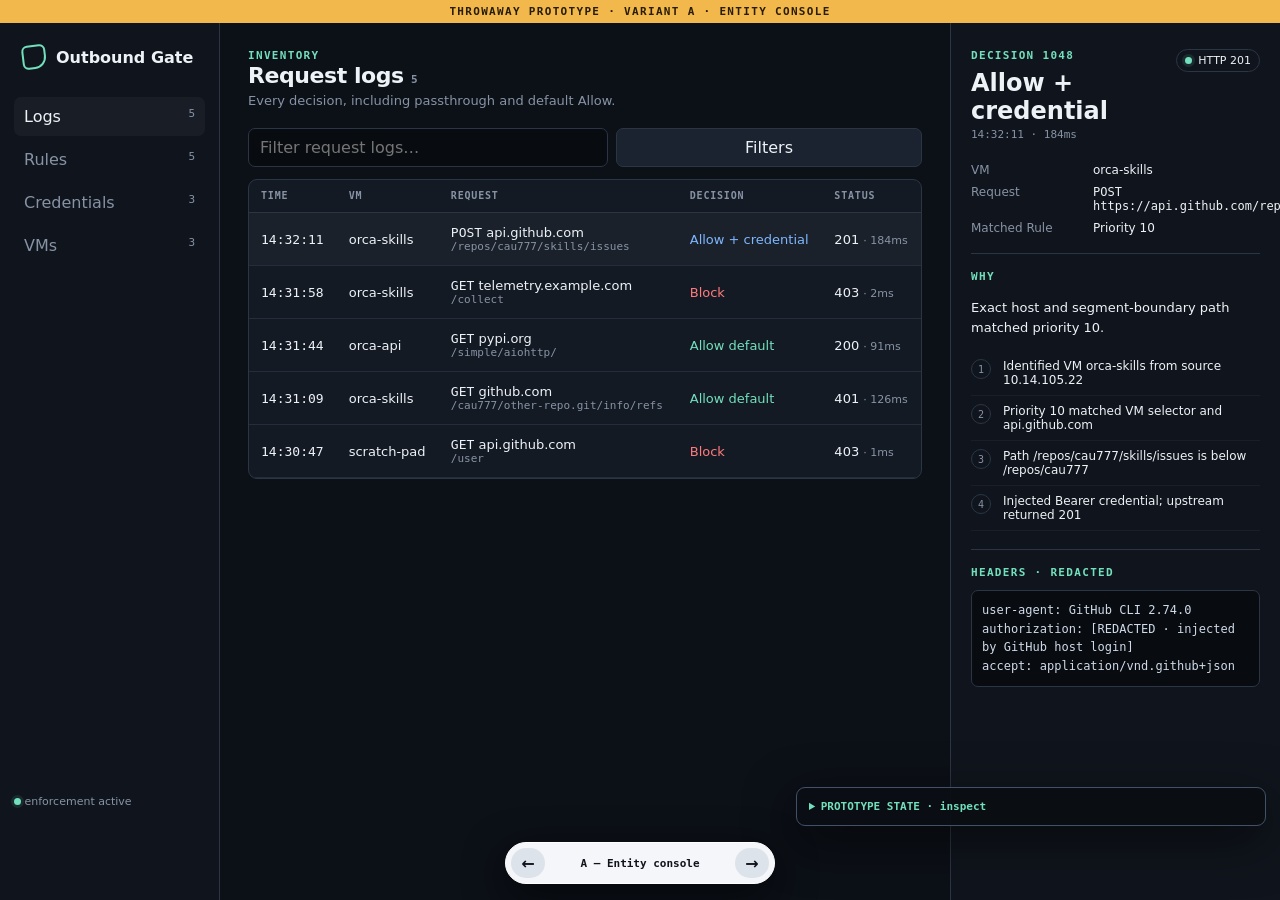
<file: prototypes/web-ui/index.html>
<!doctype html>
<html lang="en">
  <head>
    <meta charset="UTF-8" />
    <meta name="viewport" content="width=device-width, initial-scale=1.0" />
    <title>PROTOTYPE — Unified proxy console</title>
    <link rel="stylesheet" href="styles.css" />
  </head>
  <body>
    <!-- Three variants of the unified proxy console, switchable via ?variant=. -->
    <div id="app"></div>
    <script src="app.js"></script>
  </body>
</html>
</file>
<file: prototypes/web-ui/styles.css>
:root {
  color-scheme: dark;
  --bg: #0c1017;
  --panel: #141a24;
  --panel-2: #1b2330;
  --line: #2b3544;
  --muted: #8793a5;
  --text: #edf2f7;
  --accent: #72e0bd;
  --accent-2: #7eb7ff;
  --danger: #ff7b7b;
  --warn: #ffc56e;
  --ok: #72e0bd;
  --mono: ui-monospace, SFMono-Regular, Menlo, Consolas, monospace;
  font-family: Inter, ui-sans-serif, system-ui, -apple-system, BlinkMacSystemFont, "Segoe UI", sans-serif;
}

* { box-sizing: border-box; }
body { margin: 0; background: var(--bg); color: var(--text); min-height: 100vh; }
button, input, select, textarea { font: inherit; }
button { cursor: pointer; }
.prototype-ribbon { background: #f2b84b; color: #281d08; padding: 6px 16px; font: 700 11px/1 var(--mono); letter-spacing: .12em; text-align: center; }
.muted { color: var(--muted); }
.mono { font-family: var(--mono); }
.tiny { font-size: 11px; }
.eyebrow { color: var(--accent); font: 700 11px/1.3 var(--mono); letter-spacing: .12em; text-transform: uppercase; }
.pill, .badge { display: inline-flex; align-items: center; gap: 6px; border: 1px solid var(--line); border-radius: 999px; padding: 4px 8px; font-size: 11px; white-space: nowrap; }
.dot { width: 7px; height: 7px; border-radius: 50%; display: inline-block; background: var(--muted); }
.ok .dot, .dot.ok { background: var(--ok); box-shadow: 0 0 0 3px #72e0bd1c; }
.danger .dot, .dot.danger { background: var(--danger); }
.warn .dot, .dot.warn { background: var(--warn); }
.action-allow { color: var(--ok); }
.action-block { color: var(--danger); }
.action-credential { color: var(--accent-2); }
.button { border: 1px solid var(--line); color: var(--text); background: var(--panel-2); border-radius: 7px; padding: 8px 11px; }
.button:hover { border-color: #51627a; }
.button.primary { color: #051611; border-color: var(--accent); background: var(--accent); font-weight: 700; }
.icon-button { border: 0; color: var(--muted); background: transparent; padding: 6px; border-radius: 6px; }
.icon-button:hover { color: var(--text); background: #ffffff0c; }
.search { width: 100%; color: var(--text); background: #080b10; border: 1px solid var(--line); border-radius: 7px; padding: 9px 11px; }
.search:focus, input:focus, textarea:focus, select:focus { outline: 2px solid #72e0bd45; border-color: var(--accent); }
.section-title { margin: 0; font-size: 22px; letter-spacing: -.02em; }
.section-subtitle { color: var(--muted); font-size: 13px; margin: 5px 0 0; }
.count { color: var(--muted); font-family: var(--mono); font-size: 11px; }
.empty { color: var(--muted); padding: 32px; text-align: center; }

/* Shared data surfaces */
table { width: 100%; border-collapse: collapse; }
th { color: var(--muted); font: 600 10px/1.2 var(--mono); letter-spacing: .08em; text-align: left; text-transform: uppercase; padding: 10px 12px; border-bottom: 1px solid var(--line); }
td { padding: 12px; border-bottom: 1px solid #252d3a; font-size: 13px; vertical-align: middle; }
tr[data-select] { cursor: pointer; }
tr[data-select]:hover, tr.selected { background: #ffffff08; }
.code { color: #cfdae8; background: #080b10; border: 1px solid var(--line); border-radius: 7px; padding: 10px; font: 12px/1.55 var(--mono); overflow: auto; white-space: pre-wrap; word-break: break-word; }
.kv { display: grid; grid-template-columns: 110px 1fr; gap: 8px 12px; font-size: 12px; }
.kv dt { color: var(--muted); }
.kv dd { margin: 0; min-width: 0; }
.decision-trace { margin: 0; padding: 0; list-style: none; }
.decision-trace li { display: grid; grid-template-columns: 24px 1fr; gap: 8px; padding: 8px 0; border-bottom: 1px solid #ffffff0b; font-size: 12px; }
.trace-index { color: var(--muted); font: 10px/20px var(--mono); width: 20px; height: 20px; text-align: center; border: 1px solid var(--line); border-radius: 50%; }

/* Variant A: dense entity console */
.a-shell { display: grid; grid-template-columns: 220px minmax(520px, 1fr) 330px; min-height: calc(100vh - 23px); }
.a-sidebar { border-right: 1px solid var(--line); padding: 22px 14px; background: #10151d; }
.brand { display: flex; align-items: center; gap: 10px; font-weight: 750; margin: 0 8px 28px; }
.brand-mark { width: 24px; height: 24px; border: 2px solid var(--accent); border-radius: 6px 6px 12px 6px; transform: rotate(-7deg); }
.a-nav { display: grid; gap: 4px; }
.a-nav button { display: flex; justify-content: space-between; border: 0; border-radius: 7px; padding: 10px; color: var(--muted); background: transparent; text-align: left; }
.a-nav button.active { color: var(--text); background: #ffffff0a; }
.a-main { min-width: 0; padding: 26px 28px 90px; }
.a-main-header { display: flex; align-items: flex-end; justify-content: space-between; gap: 20px; margin-bottom: 20px; }
.a-toolbar { display: grid; grid-template-columns: minmax(180px, 360px) auto; gap: 8px; margin-bottom: 12px; }
.a-table-wrap { border: 1px solid var(--line); background: var(--panel); border-radius: 9px; overflow: hidden; }
.a-inspector { border-left: 1px solid var(--line); padding: 26px 20px 100px; background: #10151d; overflow: auto; }
.inspector-header { display: flex; justify-content: space-between; align-items: start; gap: 12px; margin-bottom: 22px; }
.inspector-section { border-top: 1px solid var(--line); padding-top: 16px; margin-top: 18px; }

/* Variant B: policy workspace */
.b-shell { min-height: calc(100vh - 23px); background: #f2efe7; color: #21231f; padding-bottom: 100px; }
.b-header { display: grid; grid-template-columns: 1fr auto 1fr; align-items: center; padding: 18px 32px; border-bottom: 1px solid #d7d1c4; }
.b-header .brand { margin: 0; }
.b-header .brand-mark { border-color: #1d705e; }
.b-tabs { display: flex; background: #e5e0d5; border-radius: 99px; padding: 3px; }
.b-tabs button { border: 0; background: transparent; color: #5b5c55; padding: 7px 14px; border-radius: 99px; }
.b-tabs button.active { color: #18201d; background: white; box-shadow: 0 1px 4px #3c392c20; }
.b-status { justify-self: end; color: #1d705e; font-size: 12px; }
.b-main { max-width: 1280px; margin: 0 auto; padding: 30px 34px; }
.b-main .eyebrow { color: #1d705e; }
.b-main .muted, .b-main .section-subtitle { color: #74756e; }
.b-rule-layout { display: grid; grid-template-columns: minmax(480px, 1.5fr) minmax(300px, .8fr); gap: 24px; margin-top: 24px; align-items: start; }
.b-stack { display: grid; gap: 9px; }
.b-rule { display: grid; grid-template-columns: 55px minmax(130px, 1fr) 150px 160px 32px; gap: 12px; align-items: center; background: white; border: 1px solid #d9d3c7; border-radius: 9px; padding: 12px; box-shadow: 0 2px 10px #433c2d0c; cursor: pointer; }
.b-rule:hover, .b-rule.selected { border-color: #1d705e; }
.b-priority { font: 700 18px var(--mono); color: #7a7a72; text-align: center; }
.b-action { font-size: 12px; font-weight: 700; }
.b-aside { background: #e8e3d8; border: 1px solid #d4cec1; border-radius: 10px; padding: 18px; position: sticky; top: 18px; }
.b-aside .code { background: #282b27; border: 0; color: #dce7df; }
.b-main .button { color: #21231f; border-color: #c5bfb2; background: white; }
.b-main .button.primary { background: #1d705e; border-color: #1d705e; color: white; }
.b-main table { background: white; border: 1px solid #d9d3c7; }
.b-main th { color: #74756e; border-color: #d9d3c7; }
.b-main td { border-color: #e8e3d8; }
.b-main .pill, .b-main .badge { border-color: #cbc5b9; }
.b-main .code { background: #282b27; color: #dce7df; border: 0; }
.b-entity-grid { display: grid; grid-template-columns: repeat(auto-fit, minmax(270px, 1fr)); gap: 14px; margin-top: 22px; }
.b-card { background: white; border: 1px solid #d9d3c7; border-radius: 10px; padding: 18px; }

/* Variant C: activity-first debugger */
.c-shell { min-height: calc(100vh - 23px); background: #090b0e; padding-bottom: 100px; }
.c-top { display: flex; align-items: center; gap: 24px; border-bottom: 1px solid #242932; padding: 14px 22px; }
.c-top .brand { margin: 0 auto 0 0; }
.c-nav { display: flex; gap: 4px; }
.c-nav button { border: 0; border-radius: 6px; padding: 7px 10px; color: var(--muted); background: transparent; }
.c-nav button.active { color: var(--text); background: #202630; }
.c-live { color: var(--ok); font: 11px var(--mono); }
.c-main { display: grid; grid-template-columns: minmax(620px, 1fr) 390px; min-height: calc(100vh - 78px); }
.c-feed { padding: 18px 18px 100px; min-width: 0; }
.c-feed-header { display: flex; justify-content: space-between; align-items: center; gap: 12px; margin: 5px 2px 15px; }
.c-log { display: grid; grid-template-columns: 82px 95px minmax(190px, 1fr) 100px 105px; gap: 12px; align-items: center; border-top: 1px solid #242932; padding: 13px 10px; cursor: pointer; font-size: 12px; }
.c-log:hover, .c-log.selected { background: #12161c; }
.c-log .host { overflow: hidden; text-overflow: ellipsis; white-space: nowrap; }
.c-explain { border-left: 1px solid #242932; background: #0d1015; padding: 22px 22px 100px; overflow: auto; }
.c-explain h2 { margin: 4px 0 6px; font-size: 20px; }
.c-config { padding: 26px; grid-column: 1 / -1; }
.c-command { display: grid; grid-template-columns: 1fr auto; gap: 8px; }
.c-summary-grid { display: grid; grid-template-columns: repeat(3, 1fr); gap: 12px; margin: 20px 0; }
.c-summary { border: 1px solid var(--line); background: var(--panel); border-radius: 8px; padding: 15px; }
.c-summary strong { display: block; font-size: 24px; margin-top: 8px; }

/* Editor and prototype chrome */
.scrim { position: fixed; inset: 0; z-index: 30; background: #0009; display: flex; justify-content: flex-end; }
.drawer { width: min(520px, 100%); height: 100%; overflow: auto; background: #111720; border-left: 1px solid var(--line); padding: 24px 26px 100px; box-shadow: -20px 0 60px #0007; }
.drawer-head { display: flex; justify-content: space-between; align-items: start; gap: 15px; }
.form-grid { display: grid; gap: 15px; margin-top: 24px; }
.field { display: grid; gap: 7px; }
.field label { color: var(--muted); font: 600 11px var(--mono); text-transform: uppercase; letter-spacing: .07em; }
.field input, .field select, .field textarea { width: 100%; color: var(--text); background: #090c11; border: 1px solid var(--line); border-radius: 7px; padding: 10px; }
.field small { color: var(--muted); font-size: 11px; line-height: 1.45; }
.checkboxes { display: flex; flex-wrap: wrap; gap: 8px; }
.checkboxes label { color: var(--text); background: #090c11; border: 1px solid var(--line); border-radius: 7px; padding: 9px 10px; text-transform: none; letter-spacing: 0; }
.form-actions { display: flex; justify-content: flex-end; gap: 8px; border-top: 1px solid var(--line); margin-top: 24px; padding-top: 18px; }
.state-panel { position: fixed; right: 14px; bottom: 74px; z-index: 25; width: min(470px, calc(100vw - 28px)); max-height: 55vh; overflow: auto; border: 1px solid #435168; background: #0b0e13f2; box-shadow: 0 14px 50px #0009; border-radius: 9px; padding: 12px; }
.state-panel summary { cursor: pointer; font: 700 11px var(--mono); color: var(--accent); }
.state-panel pre { color: #bac7d9; font: 10px/1.45 var(--mono); white-space: pre-wrap; }
.switcher { position: fixed; z-index: 50; left: 50%; bottom: 16px; transform: translateX(-50%); display: flex; align-items: center; gap: 6px; background: #f4f6f9; color: #10131a; border: 1px solid white; box-shadow: 0 12px 40px #0009; border-radius: 999px; padding: 5px; }
.switcher button { width: 34px; height: 30px; border: 0; border-radius: 999px; background: #dde3eb; color: #10131a; font-weight: 800; }
.switcher-label { min-width: 178px; text-align: center; font: 700 11px var(--mono); }

@media (max-width: 980px) {
  .a-shell { grid-template-columns: 180px 1fr; }
  .a-inspector { display: none; }
  .c-main { grid-template-columns: 1fr; }
  .c-explain { border-left: 0; border-top: 1px solid #242932; }
  .b-rule-layout { grid-template-columns: 1fr; }
  .b-aside { position: static; }
}

@media (max-width: 680px) {
  .a-shell { display: block; }
  .a-sidebar { border-right: 0; border-bottom: 1px solid var(--line); }
  .a-sidebar .brand { margin-bottom: 12px; }
  .a-nav { display: flex; overflow-x: auto; }
  .a-main { padding: 20px 12px 90px; }
  .a-main-header { align-items: start; }
  .b-header { grid-template-columns: 1fr; gap: 12px; padding: 15px; }
  .b-tabs { overflow-x: auto; }
  .b-status { display: none; }
  .b-main { padding: 22px 13px; }
  .b-rule { grid-template-columns: 45px 1fr 100px; }
  .b-rule > :nth-child(4), .b-rule > :nth-child(5) { display: none; }
  .c-top { flex-wrap: wrap; }
  .c-nav { order: 3; width: 100%; overflow-x: auto; }
  .c-log { grid-template-columns: 64px 75px 1fr; }
  .c-log > :nth-child(4), .c-log > :nth-child(5) { display: none; }
  .c-explain { padding: 18px 14px 100px; }
}
</file>
